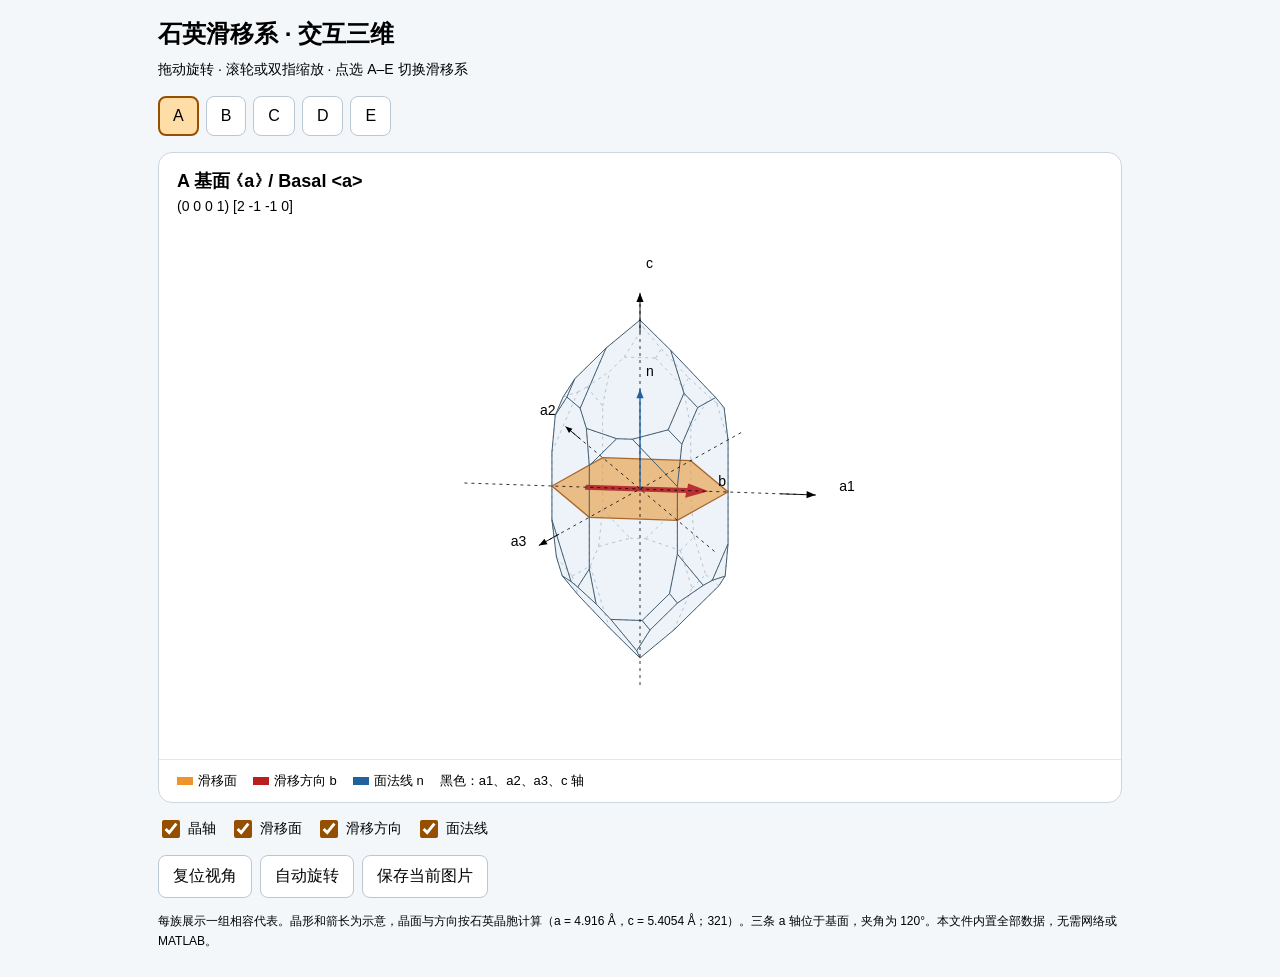
<file: static/quartz/index.html>
<!doctype html><html lang="zh-CN"><meta charset="utf-8"><meta name="viewport" content="width=device-width,initial-scale=1,viewport-fit=cover"><title>石英滑移系 · 交互三维</title>
<style>*{box-sizing:border-box}body{margin:0;background:#f4f7fa;color:#000;font-family:Arial,"Microsoft YaHei",sans-serif}main{max-width:1000px;margin:auto;padding:18px}h1{font-size:24px;margin:0 0 8px}p{font-size:14px;line-height:1.6;margin:8px 0}nav{display:flex;gap:7px;flex-wrap:wrap;margin:16px 0}button{font:inherit;color:#000;background:white;border:1px solid #b9c7d3;border-radius:8px;padding:10px 14px;cursor:pointer}button[aria-pressed=true]{background:#ffdda7;border:2px solid #945000;padding:9px 13px}#stage{background:white;border:1px solid #ccd6df;border-radius:14px;overflow:hidden}#caption{padding:16px 18px 0;font-weight:bold;font-size:18px}#indices{padding:5px 18px;font-size:14px}canvas{display:block;width:100%;height:min(60vh,560px);min-height:310px;touch-action:none}fieldset{border:0;display:flex;gap:14px;flex-wrap:wrap;margin:0;padding:14px 0}label{display:flex;gap:5px;align-items:center;font-size:14px}input{accent-color:#945000;width:18px;height:18px}.bar{display:flex;gap:8px;flex-wrap:wrap}.key{display:flex;gap:16px;flex-wrap:wrap;padding:12px 18px;font-size:13px;border-top:1px solid #e2e8ed}.chip{display:inline-block;width:16px;height:8px;margin-right:5px}.note{font-size:12px;margin-top:14px}@media(max-width:500px){main{padding:12px}h1{font-size:21px}nav button{flex:1;padding:10px 8px}nav button[aria-pressed=true]{padding:9px 7px}canvas{height:49vh}#caption{font-size:16px}}
</style><main><h1>石英滑移系 · 交互三维</h1><p>拖动旋转 · 滚轮或双指缩放 · 点选 A–E 切换滑移系</p><nav id="tabs" aria-label="滑移系"></nav><div id="stage"><div id="caption"></div><div id="indices"></div><canvas id="view" aria-label="可拖动旋转的石英三维晶体"></canvas><div class="key"><span><i class="chip" style="background:#ef9429"></i>滑移面</span><span><i class="chip" style="background:#ba1f1f"></i>滑移方向 b</span><span><i class="chip" style="background:#21619e"></i>面法线 n</span><span>黑色：a1、a2、a3、c 轴</span></div></div><fieldset><label><input id="axes" type="checkbox" checked>晶轴</label><label><input id="plane" type="checkbox" checked>滑移面</label><label><input id="slip" type="checkbox" checked>滑移方向</label><label><input id="normal" type="checkbox" checked>面法线</label></fieldset><div class="bar"><button id="reset">复位视角</button><button id="spin" aria-pressed="false">自动旋转</button><button id="save">保存当前图片</button></div><p class="note">每族展示一组相容代表。晶形和箭长为示意，晶面与方向按石英晶胞计算（a = 4.916 Å，c = 5.4054 Å；321）。三条 a 轴位于基面，夹角为 120°。本文件内置全部数据，无需网络或 MATLAB。</p></main><script>
const G={"vertices": [[-0.41697330953402506, 0.24073965250435836, -0.19999999999999887], [-0.416973309534025, 0.2407396525043584, 0.19999999999999812], [-0.41697330953402495, 0.19794149205913875, 0.435294117647059], [-0.41697330953402495, -0.005349770055652608, -0.47058823529411764], [-0.41697330953402495, 0.04814793050087182, 0.6], [-0.4169733095340249, -0.09094609094609124, -0.47058823529411736], [-0.41697330953402484, -0.24073965250435844, -0.3058823529411765], [-0.4169733095340248, -0.12304471128000521, 0.6000000000000002], [-0.41697330953402467, -0.2407396525043584, 0.30588235294117694], [-0.41697330953402467, -0.2032912621147917, 0.5117647058823528], [-0.3845420521258228, -0.2594638476991419, -0.5117647058823526], [-0.3799090153532227, 0.18724195194783416, -0.5176470588235295], [-0.37990901535322263, 0.26213873272696814, -0.43529411764705866], [-0.35211079471762097, 0.08559632089043873, 0.6823529411764704], [-0.3521107947176209, 0.23538988244870565, 0.5176470588235296], [-0.3150465005368186, -0.299587123116535, -0.6000000000000001], [-0.2872482799012174, -0.31563643328349217, 0.47058823529411764], [-0.25018398572041517, 0.3370355135061015, -0.6], [-0.2501839857204151, 0.2621387327269678, -0.6823529411764704], [-0.2131196915396131, -0.35843459372871106, 0.47058823529411736], [-0.20385361799441257, 0.3637843637843638, 0.47058823529411786], [-0.2038536179944122, 1.0857291797585818e-16, 0.8705882352941179], [-0.1667893238136099, -0.3851834440069737, -0.5999999999999996], [-0.12972502963280774, 0.406582524229583, 0.47058823529411764], [-0.10192680899720646, 0.4226318343965399, -0.6000000000000001], [-0.10192680899720634, 0.17654241183652927, -0.8705882352941174], [-0.1019268089972059, -0.1765424118365294, -0.8705882352941177], [-0.10192680899720584, -0.3477350536174068, -0.6823529411764702], [-0.037064294180802204, -0.4600802247861074, -0.4352941176470586], [-0.03243125740820215, 0.4627551098139331, -0.5117647058823527], [-0.027798220635601605, -0.42263183439654023, 0.5176470588235299], [-2.0985169159558514e-16, -5.798972413373362e-17, -1], [-1.7044019464711723e-16, 0.4814793050087166, -0.30588235294117694], [-1.3678985772591882e-16, 0.4814793050087167, 0.3058823529411768], [-7.159705945269032e-17, -0.481479305008717, -0.1999999999999996], [-2.7699139906612862e-17, -0.4814793050087169, 0.19999999999999835], [0, 5.79897241337335e-17, 1], [0.027798220635601355, -0.42263183439654045, -0.5176470588235292], [0.032431257408201776, 0.46275510981393336, 0.5117647058823529], [0.03706429418080248, -0.4600802247861071, 0.435294117647059], [0.10192680899720592, -0.17654241183652947, 0.8705882352941177], [0.10192680899720609, -0.3477350536174063, 0.6823529411764707], [0.1019268089972062, 0.4226318343965402, 0.5999999999999998], [0.10192680899720621, 0.17654241183652947, 0.8705882352941174], [0.1297250296328077, 0.40658252422958313, -0.47058823529411775], [0.16678932381360995, -0.38518344400697335, 0.6], [0.20385361799441196, 0.36378436378436374, -0.47058823529411736], [0.20385361799441218, 1.1362299077240849e-16, -0.8705882352941174], [0.21311969153961294, -0.35843459372871156, -0.4705882352941175], [0.2501839857204147, 0.3370355135061019, 0.5999999999999995], [0.2501839857204148, 0.26213873272696814, 0.6823529411764706], [0.2872482799012176, -0.31563643328349206, -0.47058823529411764], [0.3150465005368187, -0.2995871231165349, 0.6000000000000001], [0.3521107947176207, 0.23538988244870612, -0.5176470588235296], [0.35211079471762075, 0.08559632089043863, -0.6823529411764713], [0.37990901535322275, 0.26213873272696847, 0.4352941176470587], [0.3799090153532228, 0.18724195194783433, 0.5176470588235293], [0.384542052125823, -0.2594638476991417, 0.511764705882353], [0.4169733095340249, 0.19794149205913902, -0.4352941176470587], [0.41697330953402495, -0.2407396525043583, 0.3058823529411762], [0.41697330953402495, -0.24073965250435825, -0.3058823529411761], [0.41697330953402495, -0.20329126211479148, -0.5117647058823529], [0.41697330953402495, -0.12304471128000509, -0.6], [0.41697330953402495, -0.09094609094609087, 0.47058823529411753], [0.41697330953402495, 0.048147930500871586, -0.5999999999999999], [0.41697330953402495, 0.24073965250435858, -0.19999999999999832], [0.41697330953402495, 0.24073965250435878, 0.19999999999999948], [0.41697330953402495, -0.0053497700556522565, 0.47058823529411764]], "faces": [[59, 66, 67, 68, 64, 60, 61, 62, 63, 65, 59], [35, 36, 40, 46, 53, 58, 60, 61, 52, 49, 35], [1, 2, 21, 24, 34, 33, 30, 25, 18, 13, 1], [1, 2, 3, 5, 8, 10, 9, 7, 6, 4, 1], [7, 11, 16, 23, 29, 35, 36, 20, 17, 9, 7], [33, 34, 39, 43, 50, 56, 67, 66, 47, 45, 33], [37, 41, 53, 58, 64, 68, 57, 51, 44, 37], [27, 32, 48, 63, 62, 52, 49, 38, 28, 27], [14, 15, 21, 24, 39, 43, 44, 37, 22, 14], [4, 12, 19, 26, 32, 27, 16, 11, 6, 4], [8, 22, 37, 41, 42, 31, 20, 17, 10, 8], [25, 30, 45, 47, 54, 55, 48, 32, 26, 25], [43, 44, 51, 50, 43], [16, 23, 28, 27, 16], [5, 14, 22, 8, 5], [18, 19, 26, 25, 18], [41, 42, 46, 53, 41], [48, 55, 65, 63, 48], [31, 40, 46, 42, 31], [54, 55, 65, 59, 54], [50, 56, 57, 51, 50], [23, 29, 38, 28, 23], [3, 5, 14, 15, 3], [12, 13, 18, 19, 12], [58, 60, 64, 58], [52, 62, 61, 52], [24, 34, 39, 24], [6, 7, 11, 6], [9, 17, 10, 9], [30, 33, 45, 30], [29, 35, 49, 38, 29], [56, 67, 68, 57, 56], [47, 54, 59, 66, 47], [20, 31, 40, 36, 20], [1, 13, 12, 4, 1], [2, 3, 15, 21, 2]], "edges": [[1, 1], [1, 2], [1, 4], [1, 13], [2, 2], [2, 3], [2, 21], [3, 3], [3, 5], [3, 15], [4, 4], [4, 6], [4, 12], [5, 5], [5, 8], [5, 14], [6, 6], [6, 7], [6, 11], [7, 7], [7, 9], [7, 11], [8, 8], [8, 10], [8, 22], [9, 9], [9, 10], [9, 17], [10, 17], [11, 16], [12, 12], [12, 13], [12, 19], [13, 18], [14, 14], [14, 15], [14, 22], [15, 21], [16, 16], [16, 23], [16, 27], [17, 20], [18, 18], [18, 19], [18, 25], [19, 26], [20, 20], [20, 31], [20, 36], [21, 24], [22, 37], [23, 23], [23, 28], [23, 29], [24, 24], [24, 34], [24, 39], [25, 25], [25, 26], [25, 30], [26, 32], [27, 27], [27, 28], [27, 32], [28, 38], [29, 29], [29, 35], [29, 38], [30, 30], [30, 33], [30, 45], [31, 31], [31, 40], [31, 42], [32, 48], [33, 33], [33, 34], [33, 45], [34, 39], [35, 35], [35, 36], [35, 49], [36, 40], [37, 37], [37, 41], [37, 44], [38, 49], [39, 43], [40, 46], [41, 41], [41, 42], [41, 53], [42, 46], [43, 43], [43, 44], [43, 50], [44, 51], [45, 47], [46, 53], [47, 47], [47, 54], [47, 66], [48, 48], [48, 55], [48, 63], [49, 52], [50, 50], [50, 51], [50, 56], [51, 57], [52, 52], [52, 61], [52, 62], [53, 58], [54, 54], [54, 55], [54, 59], [55, 65], [56, 56], [56, 57], [56, 67], [57, 68], [58, 58], [58, 60], [58, 64], [59, 59], [59, 65], [59, 66], [60, 61], [60, 64], [61, 62], [62, 63], [63, 65], [64, 68], [66, 67], [67, 68]], "azimuth": -25, "elevation": 23, "panels": [{"letter": "A", "name": "Basal <a>", "plane": [0, 0, 0, 1], "direction": [2, -1, -1, 0], "normal": [0, 0, 1], "burgersDirection": [0.8660254037844388, -0.49999999999999983, 0], "section": [[-0.4169733095340248, -0.24073965250435841, 0], [-4.9648099679651524e-17, -0.48147930500871694, -2.7755575615628914e-17], [0.41697330953402495, -0.24073965250435828, 0], [0.41697330953402495, 0.24073965250435866, 0], [-1.5361502618651802e-16, 0.48147930500871666, 0], [-0.416973309534025, 0.2407396525043584, 0]], "arrow": [[-0.27602345191109545, 0.11894769542024677, 0], [0.20349585405303322, -0.15790290495976525, 0], [0.17099585405303322, -0.21419455620575378, 0], [0.3252391814365394, -0.18777692895339948, 0], [0.27099585405303317, -0.040989475448866, 0], [0.2384958540530332, -0.09728112669485453, 0], [-0.24102345191109545, 0.1795694736851575, 0]], "rayHalfLength": 0.4814793050087168}, {"letter": "B", "name": "Rhomb <a>", "plane": [0, 1, -1, 1], "direction": [2, -1, -1, 0], "normal": [0.3927959611490319, 0.6803425617179746, 0.6187449649249942], "burgersDirection": [0.8660254037844388, -0.49999999999999983, 0], "section": [[-0.41697330953402467, -0.20685777548522663, 0.49215686274509785], [-0.3799090153532226, -0.23538988244870615, 0.4999999999999999], [-0.09729377222460676, -0.398557869146104, 0.5], [6.036837696399289e-16, -0.4386811445634977, 0.4823529411764704], [0.05559644127120339, -0.44938068467480236, 0.45882352941176463], [0.41697330953402495, -0.24073965250435828, 0], [0.4169733095340249, 0.1765424118365295, -0.45882352941176446], [0.37990901535322275, 0.21934057228174864, -0.4823529411764703], [0.29651435344641697, 0.28353781294957814, -0.49999999999999983], [0.013899110317801174, 0.44670579964697577, -0.4999999999999997], [-0.029342566226468587, 0.4645383664991506, -0.49215686274509757], [-0.416973309534025, 0.2407396525043584, -5.551115123125783e-17]], "arrow": [[-0.2693514887972828, 0.13050387451959566, 0.027495717280432253], [0.21016781716684582, -0.14634672586041636, 0.027495717280432253], [0.19005860580678352, -0.18117690163618555, 0.07855919222980644], [0.3252391814365394, -0.18777692895339948, 0], [0.2519331022992829, -0.07400713001843423, -0.07855919222980644], [0.2318238909392206, -0.1088373057942034, -0.027495717280432253], [-0.24769541502490805, 0.1680132945858086, -0.027495717280432253]], "rayHalfLength": 0.4814793050087168}, {"letter": "C", "name": "Rhomb <a>", "plane": [0, 1, -1, -1], "direction": [2, -1, -1, 0], "normal": [0.3927959611490319, 0.6803425617179746, -0.6187449649249942], "burgersDirection": [0.8660254037844388, -0.49999999999999983, 0], "section": [[-0.416973309534025, 0.2407396525043584, 8.326672684688674e-17], [-0.08802769867940521, 0.4306564894800189, 0.4176470588235294], [0.009266073545200537, 0.4547304547304548, 0.5058823529411764], [0.04633036772600261, 0.45473045473045476, 0.5294117647058822], [0.3057804269916179, 0.3049368931721877, 0.5294117647058824], [0.3799090153532228, 0.2193405722817489, 0.48235294117647054], [0.41697330953402495, 0.09094609094609107, 0.3647058823529411], [0.41697330953402495, -0.24073965250435828, 5.551115123125783e-17], [0.129725029632808, -0.4065825242295832, -0.3647058823529411], [-6.938893903907228e-18, -0.4386811445634976, -0.4823529411764706], [-0.11119288254240688, -0.417282064340888, -0.5294117647058825], [-0.370642941808022, -0.26748850278262054, -0.5294117647058821], [-0.38917508889842317, -0.2353898824487059, -0.5058823529411761], [-0.4169733095340249, -0.13909402144696276, -0.4176470588235293]], "arrow": [[-0.24769541502490805, 0.1680132945858086, 0.027495717280432253], [0.2318238909392206, -0.1088373057942034, 0.027495717280432253], [0.2519331022992829, -0.07400713001843423, 0.07855919222980644], [0.3252391814365394, -0.18777692895339948, 0], [0.19005860580678352, -0.18117690163618555, -0.07855919222980644], [0.21016781716684582, -0.14634672586041636, -0.027495717280432253], [-0.2693514887972828, 0.13050387451959566, -0.027495717280432253]], "rayHalfLength": 0.4814793050087168}, {"letter": "D", "name": "Prism <a>", "plane": [0, 1, -1, 0], "direction": [2, -1, -1, 0], "normal": [0.4999999999999998, 0.8660254037844388, -5.302876193624536e-17], "burgersDirection": [0.8660254037844388, -0.49999999999999983, 0], "section": [[-0.416973309534025, 0.24073965250435836, 0.1999999999999983], [-0.3799090153532224, 0.21934057228174852, 0.48235294117647104], [-0.3521107947176209, 0.20329126211479137, 0.5529411764705883], [0, 5.79897241337335e-17, 1], [0.3910283036074634, -0.2257602963485315, 0.5035294117647059], [0.41697330953402495, -0.2407396525043583, 0.3058823529411762], [0.41697330953402495, -0.2407396525043583, 0.15294117647058814], [0.4169733095340249, -0.2407396525043583, -0.3058823529411762], [0.39102830360746343, -0.22576029634853162, -0.5035294117647059], [-3.0531133177191805e-16, 1.1102230246251565e-16, -0.9999999999999999], [-0.352110794717621, 0.2032912621147914, -0.5529411764705883], [-0.3799090153532227, 0.2193405722817486, -0.48235294117647065], [-0.41697330953402506, 0.24073965250435836, -0.19999999999999887]], "arrow": [[-0.2585234519110955, 0.14925858455270216, 0.035], [0.2209958540530332, -0.1275920158273099, 0.035], [0.2209958540530332, -0.1275920158273099, 0.1], [0.32523918143653946, -0.1877769289533995, 0], [0.2209958540530332, -0.1275920158273099, -0.1], [0.2209958540530332, -0.1275920158273099, -0.035], [-0.2585234519110955, 0.14925858455270216, -0.035]], "rayHalfLength": 0.48147930500871683}, {"letter": "E", "name": "Prism [c]", "plane": [0, 1, -1, 0], "direction": [0, 0, 0, 1], "normal": [0.4999999999999998, 0.8660254037844388, -5.302876193624536e-17], "burgersDirection": [0, 6.123233995736767e-17, 1], "section": [[-3.0531133177191805e-16, 1.1102230246251565e-16, -0.9999999999999999], [-0.352110794717621, 0.2032912621147914, -0.5529411764705883], [-0.3799090153532227, 0.2193405722817486, -0.48235294117647065], [-0.41697330953402506, 0.24073965250435836, -0.19999999999999887], [-0.416973309534025, 0.24073965250435836, 0.1999999999999983], [-0.3799090153532224, 0.21934057228174852, 0.48235294117647104], [-0.3521107947176209, 0.20329126211479137, 0.5529411764705883], [0, 5.79897241337335e-17, 1], [0.3910283036074634, -0.2257602963485315, 0.5035294117647059], [0.41697330953402495, -0.2407396525043583, 0.3058823529411762], [0.41697330953402495, -0.2407396525043583, 0.15294117647058814], [0.4169733095340249, -0.2407396525043583, -0.3058823529411762], [0.39102830360746343, -0.22576029634853162, -0.5035294117647059]], "arrow": [[-0.030310889132455363, 0.017499999999999957, -0.6199999999999998], [-0.030310889132455363, 0.017500000000000026, 0.5299999999999998], [-0.08660254037844389, 0.05000000000000002, 0.5299999999999998], [0, 4.776122516674677e-17, 0.7799999999999997], [0.08660254037844389, -0.04999999999999995, 0.5299999999999998], [0.030310889132455363, -0.017499999999999964, 0.5299999999999998], [0.030310889132455363, -0.017500000000000033, -0.6199999999999998]], "rayHalfLength": 0.9999999999999996}], "latticeAxes": [[0.8660254037844388, -0.49999999999999983, 0], [0, 1, 0], [-0.8660254037844386, -0.5000000000000002, 0], [0, 6.123233995736767e-17, 1]], "axes": [[0.8660254037844388, -0.49999999999999983, 0], [0, 1, 0], [0, 6.123233995736767e-17, 1]]};
const canvas=document.getElementById('view'),ctx=canvas.getContext('2d');let az=G.azimuth*Math.PI/180,el=G.elevation*Math.PI/180,zoom=1,index=0,spinning=false,last=0;
const $=id=>document.getElementById(id),dot=(a,b)=>a.reduce((s,v,i)=>s+v*b[i],0),sub=(a,b)=>a.map((v,i)=>v-b[i]),mul=(a,s)=>a.map(v=>v*s),cross=(a,b)=>[a[1]*b[2]-a[2]*b[1],a[2]*b[0]-a[0]*b[2],a[0]*b[1]-a[1]*b[0]];
const names=['基面 ⟨a⟩','菱面 ⟨a⟩','菱面 ⟨a⟩','柱面 ⟨a⟩','柱面 [c]'];
G.panels.forEach((p,i)=>{let b=document.createElement('button');b.textContent=p.letter;b.onclick=()=>{index=i;update()};$('tabs').append(b)});
function update(){const p=G.panels[index];$('caption').textContent=p.letter+'  '+names[index]+' / '+p.name;$('indices').textContent='('+p.plane.join(' ')+')  ['+p.direction.join(' ')+']';[...$('tabs').children].forEach((b,i)=>b.setAttribute('aria-pressed',i===index));draw()}
function draw(){let w=canvas.clientWidth,h=canvas.clientHeight,dpr=Math.min(devicePixelRatio||1,3);if(canvas.width!==Math.round(w*dpr)||canvas.height!==Math.round(h*dpr)){canvas.width=Math.round(w*dpr);canvas.height=Math.round(h*dpr)}ctx.setTransform(dpr,0,0,dpr,0,0);ctx.clearRect(0,0,w,h);ctx.fillStyle='white';ctx.fillRect(0,0,w,h);let scale=Math.min(w*.29,h*.34)*zoom;
let camera=[Math.sin(az)*Math.cos(el),-Math.cos(az)*Math.cos(el),Math.sin(el)],right=[Math.cos(az),Math.sin(az),0],up=cross(camera,right),P=v=>[w/2+scale*dot(v,right),h/2-scale*dot(v,up)],depth=v=>dot(v,camera);
function line(a,b,color,width=1,dash=[]){a=P(a);b=P(b);ctx.beginPath();ctx.setLineDash(dash);ctx.moveTo(...a);ctx.lineTo(...b);ctx.strokeStyle=color;ctx.lineWidth=width;ctx.stroke();ctx.setLineDash([])}
function poly(pts,color,edge=null){ctx.beginPath();pts.forEach((v,i)=>{let p=P(v);i?ctx.lineTo(...p):ctx.moveTo(...p)});ctx.closePath();ctx.fillStyle=color;ctx.fill();if(edge){ctx.strokeStyle=edge;ctx.lineWidth=1.3;ctx.stroke()}}
function arrow(a,b,color,width=1.4){let pa=P(a),pb=P(b),dx=pb[0]-pa[0],dy=pb[1]-pa[1],l=Math.hypot(dx,dy);if(l<2)return;let ux=dx/l,uy=dy/l,k=Math.min(9,l*.35);line(a,b,color,width);ctx.beginPath();ctx.moveTo(...pb);ctx.lineTo(pb[0]-k*ux-k*.4*uy,pb[1]-k*uy+k*.4*ux);ctx.lineTo(pb[0]-k*ux+k*.4*uy,pb[1]-k*uy-k*.4*ux);ctx.closePath();ctx.fillStyle=color;ctx.fill()}
function label(v,t){let p=P(v),dx=p[0]<w/2-5?-18:6;ctx.fillStyle='#000000';ctx.font='14px Arial';ctx.fillText(t,p[0]+dx,p[1]-5)}
const p=G.panels[index],faces=G.faces.map(f=>f.map(i=>G.vertices[i-1])),front=faces.map(v=>{let n=cross(sub(v[1],v[0]),sub(v[2],v[0])),c=v.reduce((s,x)=>s.map((a,j)=>a+x[j]/v.length),[0,0,0]);return dot(n,c)*dot(n,camera)>0});
faces.forEach((v,i)=>{if(!front[i])poly(v,'rgba(160,188,210,.12)')});
G.edges.forEach(([a,b])=>line(G.vertices[a-1],G.vertices[b-1],'#a4b4c0',.8,[3,4]));
if($('plane').checked)poly(p.section,'rgba(239,148,41,.60)','#a75b16');if($('slip').checked)poly(p.arrow,'#ba1f1f');
faces.forEach((v,i)=>{if(front[i])poly(v,'rgba(180,208,225,.10)')});
G.edges.forEach(([a,b])=>{if(G.faces.some((f,j)=>front[j]&&f.includes(a)&&f.includes(b)))line(G.vertices[a-1],G.vertices[b-1],'#455f73',1)});
if($('axes').checked)G.latticeAxes.forEach((v,i)=>{let l=i===3?1.16:.96;line(mul(v,-l),mul(v,l),'#000',.8,[3,4]);arrow(mul(v,l*.8),mul(v,l),'#000',.9);label(mul(v,l*1.10),['a1','a2','a3','c'][i])});
if($('normal').checked){arrow([0,0,0],mul(p.normal,.59),'#21619e');label(mul(p.normal,.64),'n')}if($('slip').checked)label(mul(p.burgersDirection,.82*p.rayHalfLength),'b');}
let pointers=new Map(),prev=null;function state(){let p=[...pointers.values()];return p.length>1?{x:(p[0].x+p[1].x)/2,y:(p[0].y+p[1].y)/2,d:Math.hypot(p[0].x-p[1].x,p[0].y-p[1].y)}:{...p[0],d:0}}
canvas.onpointerdown=e=>{canvas.setPointerCapture(e.pointerId);pointers.set(e.pointerId,{x:e.clientX,y:e.clientY});prev=state()};canvas.onpointermove=e=>{if(!pointers.has(e.pointerId))return;pointers.set(e.pointerId,{x:e.clientX,y:e.clientY});let s=state();if(prev){az+=(s.x-prev.x)*.009;el=Math.max(-1.5,Math.min(1.5,el+(s.y-prev.y)*.009));if(s.d&&prev.d)zoom=Math.max(.45,Math.min(2.1,zoom*s.d/prev.d));draw()}prev=s};function release(e){pointers.delete(e.pointerId);prev=pointers.size?state():null}canvas.onpointerup=release;canvas.onpointercancel=release;canvas.onwheel=e=>{e.preventDefault();zoom=Math.max(.45,Math.min(2.1,zoom*Math.exp(-e.deltaY*.001)));draw()};
$('reset').onclick=()=>{az=G.azimuth*Math.PI/180;el=G.elevation*Math.PI/180;zoom=1;spinning=false;$('spin').setAttribute('aria-pressed',false);draw()};$('spin').onclick=()=>{spinning=!spinning;$('spin').setAttribute('aria-pressed',spinning)};['axes','plane','slip','normal'].forEach(id=>$(id).onchange=draw);$('save').onclick=()=>{let a=document.createElement('a');a.download='Quartz_'+G.panels[index].letter+'.png';a.href=canvas.toDataURL('image/png');a.click()};new ResizeObserver(draw).observe(canvas);function tick(t){if(spinning&&!pointers.size){az+=Math.min(t-last,50)*.0003;draw()}last=t;requestAnimationFrame(tick)}requestAnimationFrame(tick);update();
</script></html>
</file>
